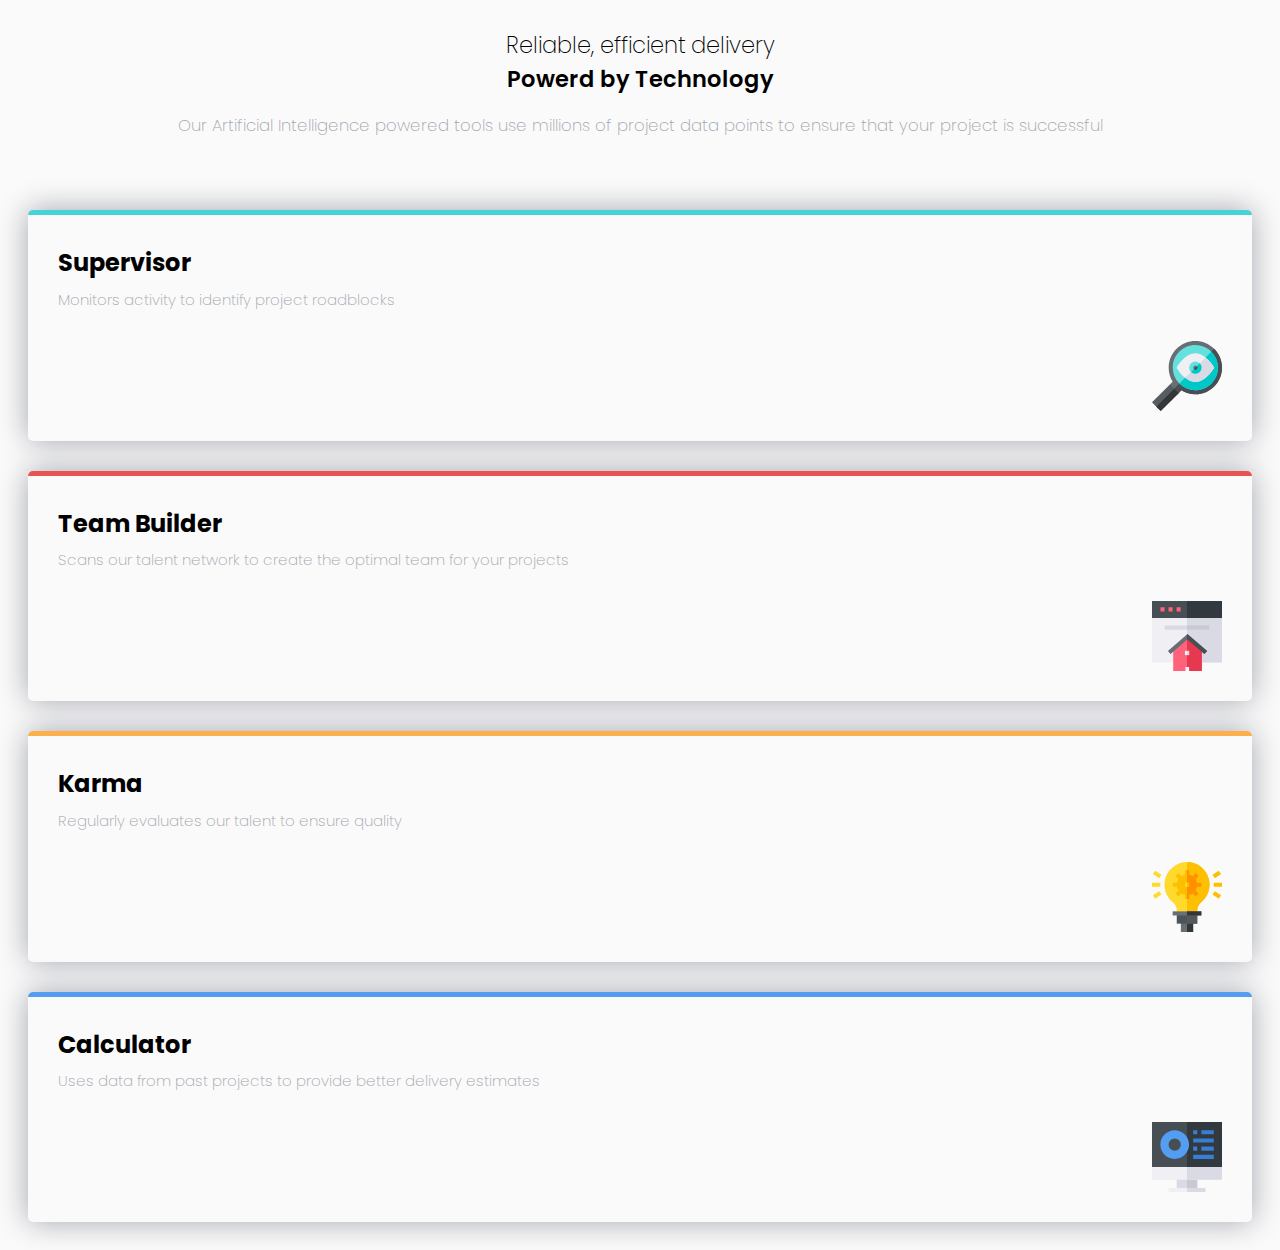
<file: index.html>
<!DOCTYPE html>
<html lang="en">

<head>
    <meta charset="UTF-8">
    <meta name="viewport" content="width=device-width, initial-scale=1.0">
    <title>Four Card Feature</title>
    <link rel="stylesheet" href="./src/public/css/styles.css">
    <link href="https://fonts.googleapis.com/css2?family=Poppins:wght@200;400;600&display=swap" rel="stylesheet">
    <link rel="shortcut icon" href="./images/favicon-32x32.png" type="image/x-icon">
</head>

<body>
        <div class="wrapper">
            <header class="header">
                <h1 class="main-title">Reliable, efficient delivery</h1>
                <h2 class="sub-title">Powerd by Technology</h2>
            </header>
            <p class="message">Our Artificial Intelligence powered tools use
                millions of project data points to ensure that your project is successful
            </p>
        </div>
    
        <div class="wrapper">
            <article class="cards-container">
                <section class="card">
                    <h2 class="card-title">Supervisor</h2>
                    <p class="card-message">Monitors activity to identify
                        project roadblocks
                    </p>
                    <img class="card-image" src="./images/icon-supervisor.svg" alt="" srcset="">
                </section>
    
                <section class="card">
                    <h2 class="card-title">Team Builder</h2>
                    <p class="card-message">Scans our talent network to create the optimal team for your projects
                    </p>
                    <img class="card-image" src="./images/icon-team-builder.svg" alt="" srcset="">
                </section>
    
                <section class="card">
                    <h2 class="card-title">Karma</h2>
                    <p class="card-message">Regularly evaluates our talent to ensure quality
                    </p>
                    <img class="card-image" src="./images/icon-karma.svg" alt="" srcset="">
                </section>
    
                <section class="card">
                    <h2 class="card-title">Calculator</h2>
                    <p class="card-message">Uses data from past projects to provide better delivery estimates
                    </p>
                    <img class="card-image" src="./images/icon-calculator.svg" alt="" srcset="">
                </section>
            </article>
    
        </div>
    
    

</body>

</html>
</file>
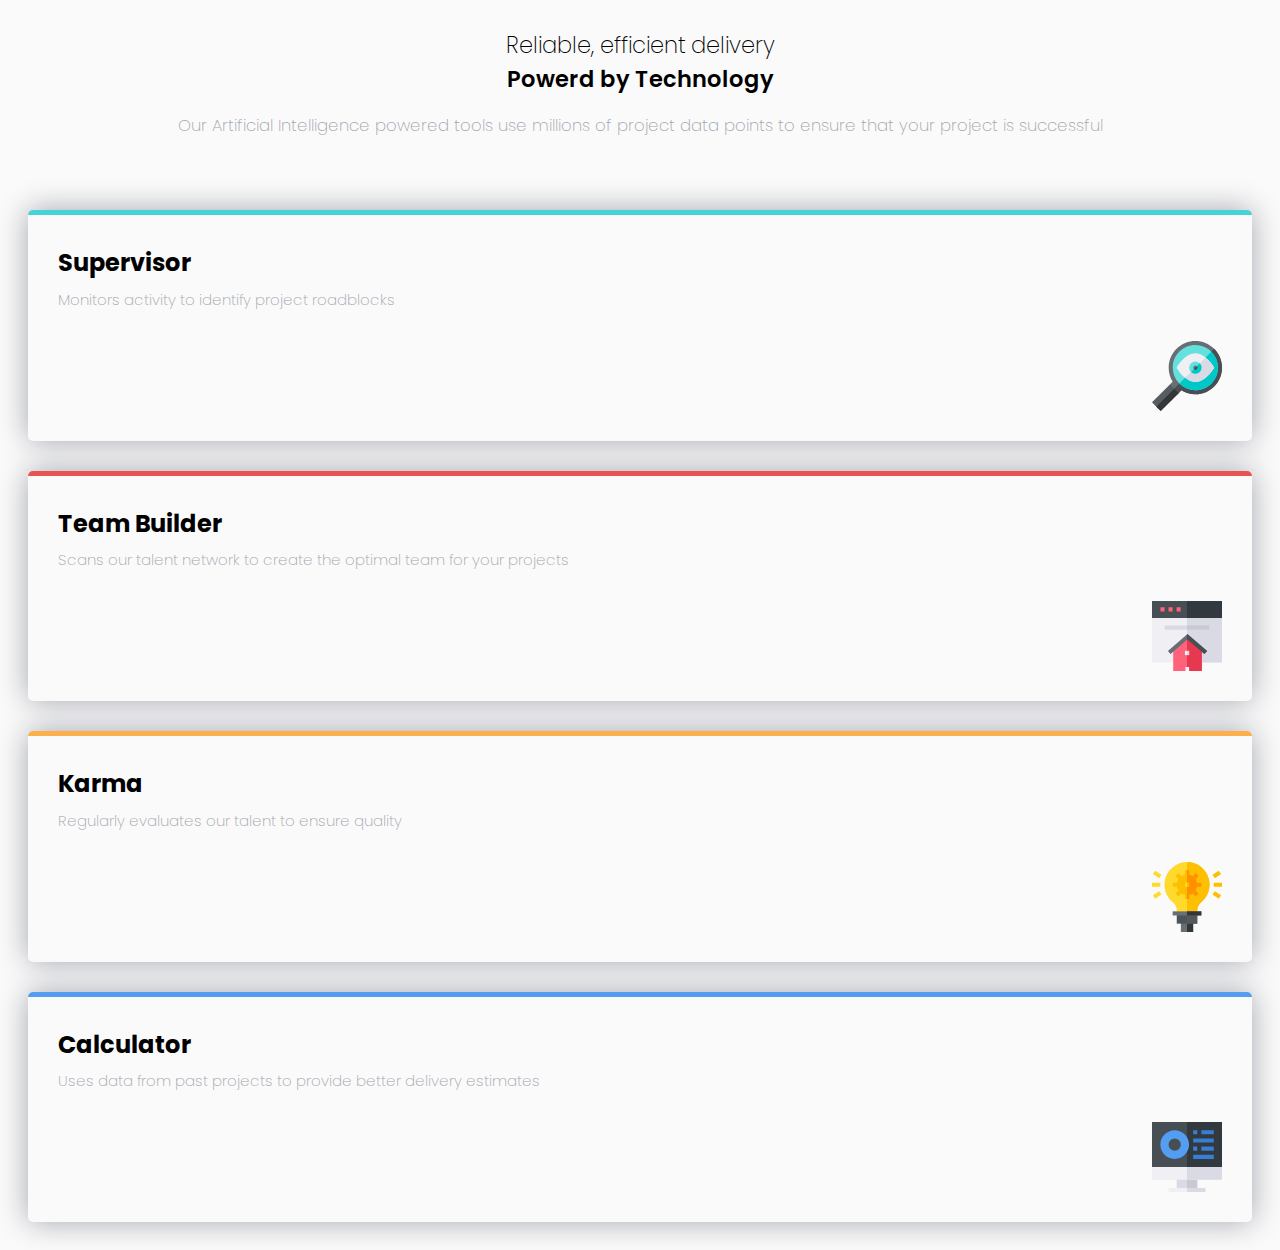
<file: src/index.html>
<!DOCTYPE html>
<html lang="en">

<head>
    <meta charset="UTF-8">
    <meta name="viewport" content="width=device-width, initial-scale=1.0">
    <title>Four Card Feature</title>
    <link rel="stylesheet" href="./public/css/styles.css">
    <link href="https://fonts.googleapis.com/css2?family=Poppins:wght@200;400;600&display=swap" rel="stylesheet">
    <link rel="shortcut icon" href="../images/favicon-32x32.png" type="image/x-icon">
</head>

<body>
        <div class="wrapper">
            <header class="header">
                <h1 class="main-title">Reliable, efficient delivery</h1>
                <h2 class="sub-title">Powerd by Technology</h2>
            </header>
            <p class="message">Our Artificial Intelligence powered tools use
                millions of project data points to ensure that your project is successful
            </p>
        </div>
    
        <div class="wrapper">
            <article class="cards-container">
                <section class="card">
                    <h2 class="card-title">Supervisor</h2>
                    <p class="card-message">Monitors activity to identify
                        project roadblocks
                    </p>
                    <img class="card-image" src="../images/icon-supervisor.svg" alt="" srcset="">
                </section>
    
                <section class="card">
                    <h2 class="card-title">Team Builder</h2>
                    <p class="card-message">Scans our talent network to create the optimal team for your projects
                    </p>
                    <img class="card-image" src="../images/icon-team-builder.svg" alt="" srcset="">
                </section>
    
                <section class="card">
                    <h2 class="card-title">Karma</h2>
                    <p class="card-message">Regularly evaluates our talent to ensure quality
                    </p>
                    <img class="card-image" src="../images/icon-karma.svg" alt="" srcset="">
                </section>
    
                <section class="card">
                    <h2 class="card-title">Calculator</h2>
                    <p class="card-message">Uses data from past projects to provide better delivery estimates
                    </p>
                    <img class="card-image" src="../images/icon-calculator.svg" alt="" srcset="">
                </section>
            </article>
    
        </div>
    
    

</body>

</html>
</file>
<file: src/public/css/styles.css>
body{
    font-family: 'Poppins', sans-serif;
    font-size: 15px;
    margin: 0;
    padding: 0;
    background-color: var(--veryLightGray);
    box-sizing: border-box;
}

:root{
    /*Primary Colors*/
    --primaryRed: hsl(0, 78%, 62%);
    --primaryCyan: hsl(180, 62%, 55%);
    --primaryOrange: hsl(34, 97%, 64%);
    --primaryBlue: hsl(212, 86%, 64%);

    /*Neutral Colors*/
    --veryDarkBlue: hsl(234, 12%, 34%);
    --grayishBlue: hsl(229, 6%, 66%);
    --veryLightGray: hsl(0, 0%, 98%);    

}

.wrapper{
    padding: 28px;
}

.header{
    text-align: center;
    display: flex;
    flex-direction: column;
    justify-content: space-between;
}

.main-title{
    font-size: 1.5em;
    font-weight: 200;
    margin: 0;
}

.sub-title{
    font-size: 1.5em;
    font-weight: 600;
    margin: 0;
}

.message{
    font-weight: 200;
    font-size: 1.1em;
    text-align: center;
    color: var(--grayishBlue);
}

.cards-container{
    display: grid;
    grid-template-rows: 1fr;
    row-gap: 30px;
    grid-auto-rows: 1fr;
}

.card{
    /* margin: 20px 0; */
    border-radius: 5px;
    padding: 30px;
    box-shadow: 0 0 30px var(--grayishBlue);
    display: flex;
    flex-direction: column;
    justify-content: center;
}

.card:nth-child(1){
    border-top: 5px solid var(--primaryCyan);
}

.card:nth-child(2){
    border-top: 5px solid var(--primaryRed);
}

.card:nth-child(3){
    border-top: 5px solid var(--primaryOrange);
}

.card:nth-child(4){
    border-top: 5px solid var(--primaryBlue);
}

.card-title{
    font-size: 1.6em;
    margin: 0;
}

.card-message{    
    font-weight: 200;
    font-size: 1em;
    margin: 0;
    margin-top: 0.5em;
    color: var(--grayishBlue);
}

.card-image{
    width: 70px;
    margin-top: 30px;
    align-self: flex-end;
}

@media screen and (min-width: 1440px){

        body{
            font-size: 13px;
        }
        .main-title{
            font-size: 2em;
            font-weight: 200;
            margin: 0;
            color: var(--veryDarkBlue);
        }

        .sub-title{
            font-size: 2em;
            font-weight: 600;
            margin: 0;
        }
    .message{
        display: block;
        margin: 20px auto;
        width: 500px;
        text-align: center;

    }

    .cards-container{
        width: 100%;
        grid-template-columns: repeat(3, 350px);
        grid-template-rows: repeat(4, 120px);
        column-gap: 30px;
        justify-content: center;
    }

    .card{
        box-shadow: 0 0 20px var(--grayishBlue);
    }
    .card-message{
        font-weight: 400;
    }
    .card:nth-child(1){
        grid-row: 2 / span 2;
    }

    .card:nth-child(2){
        grid-row: span 2;
    }

    .card:nth-child(3){
        grid-row: 3 / span 2;
    }

    .card:nth-child(4){
        grid-column: 3;
        grid-row: 2 / span 2;
    }


}
</file>
